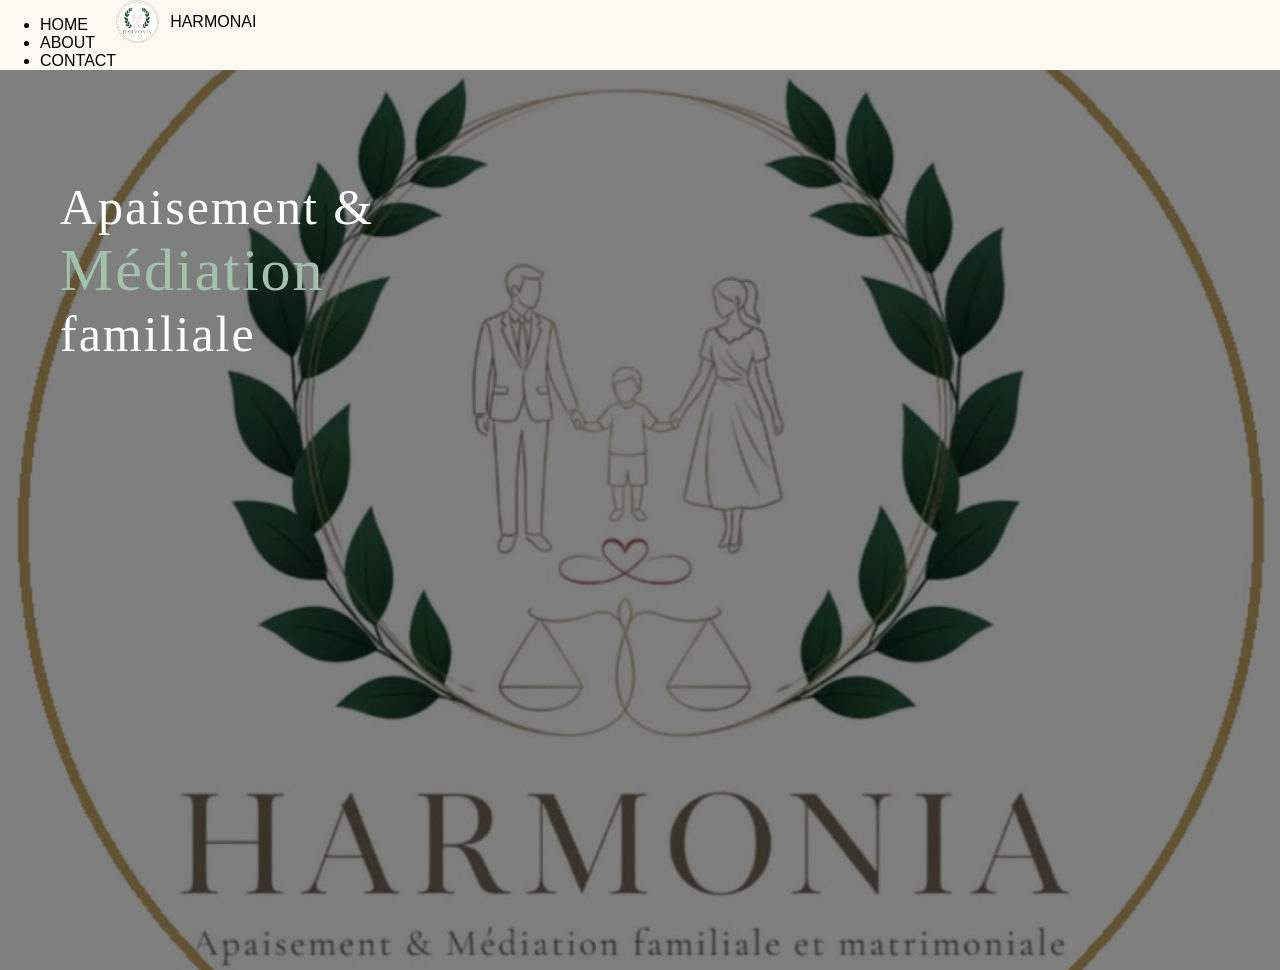
<file: About.html>
<!DOCTYPE html>
<html lang="en">
<head>
    <meta charset="UTF-8">
    <meta name="viewport" content="width=device-width, initial-scale=1.0">
     <meta name="description" content="mediation et Apaisement">
     <link rel="stylesheet" href="style.css">
    <link rel="icon" type="image/jpeg" href="./images/1.jpg">
    <title>HARMONIA |mediation et Apaisement | a propose</title>
</head>
<body>
    <div class="header">
        <!--header-->
         <div class="brand">
        <div class="brand-mark"><img src="./images/1.jpg" alt="Harmonia logo" /></div>
        <span>HARMONAI</span>
      </div>
       <div class="navbar">
                  <ul>
                    <li><a href="accueille.html" data-en="HOME" data-fr="ACCUEIL">HOME</a></li>
                    <li><a href="a propose.html" data-en="ABOUT" data-fr="À PROPOS">ABOUT</a></li>
                    <li><a href="contact.html" data-en="CONTACT" data-fr="CONTACT">CONTACT</a></li>
                </ul>
                
        <a href="#" class="btn">Réserver</a>
      </navbar>
     </div>
     
      <div class="main">

        <div class="contianer">
            <div class="content">
              <h1 data-en-html="Apaisement & <br>&lt;span&gt;Médiation&lt;/span&gt; <br>familiale" data-fr-html="Apaisement & <br>&lt;span&gt;Médiation&lt;/span&gt; <br>familiale">
                Apaisement & <br><span>Médiation</span> <br>familiale
              </h1>
            </div>
        </div>          
</body>
</html>
</file>
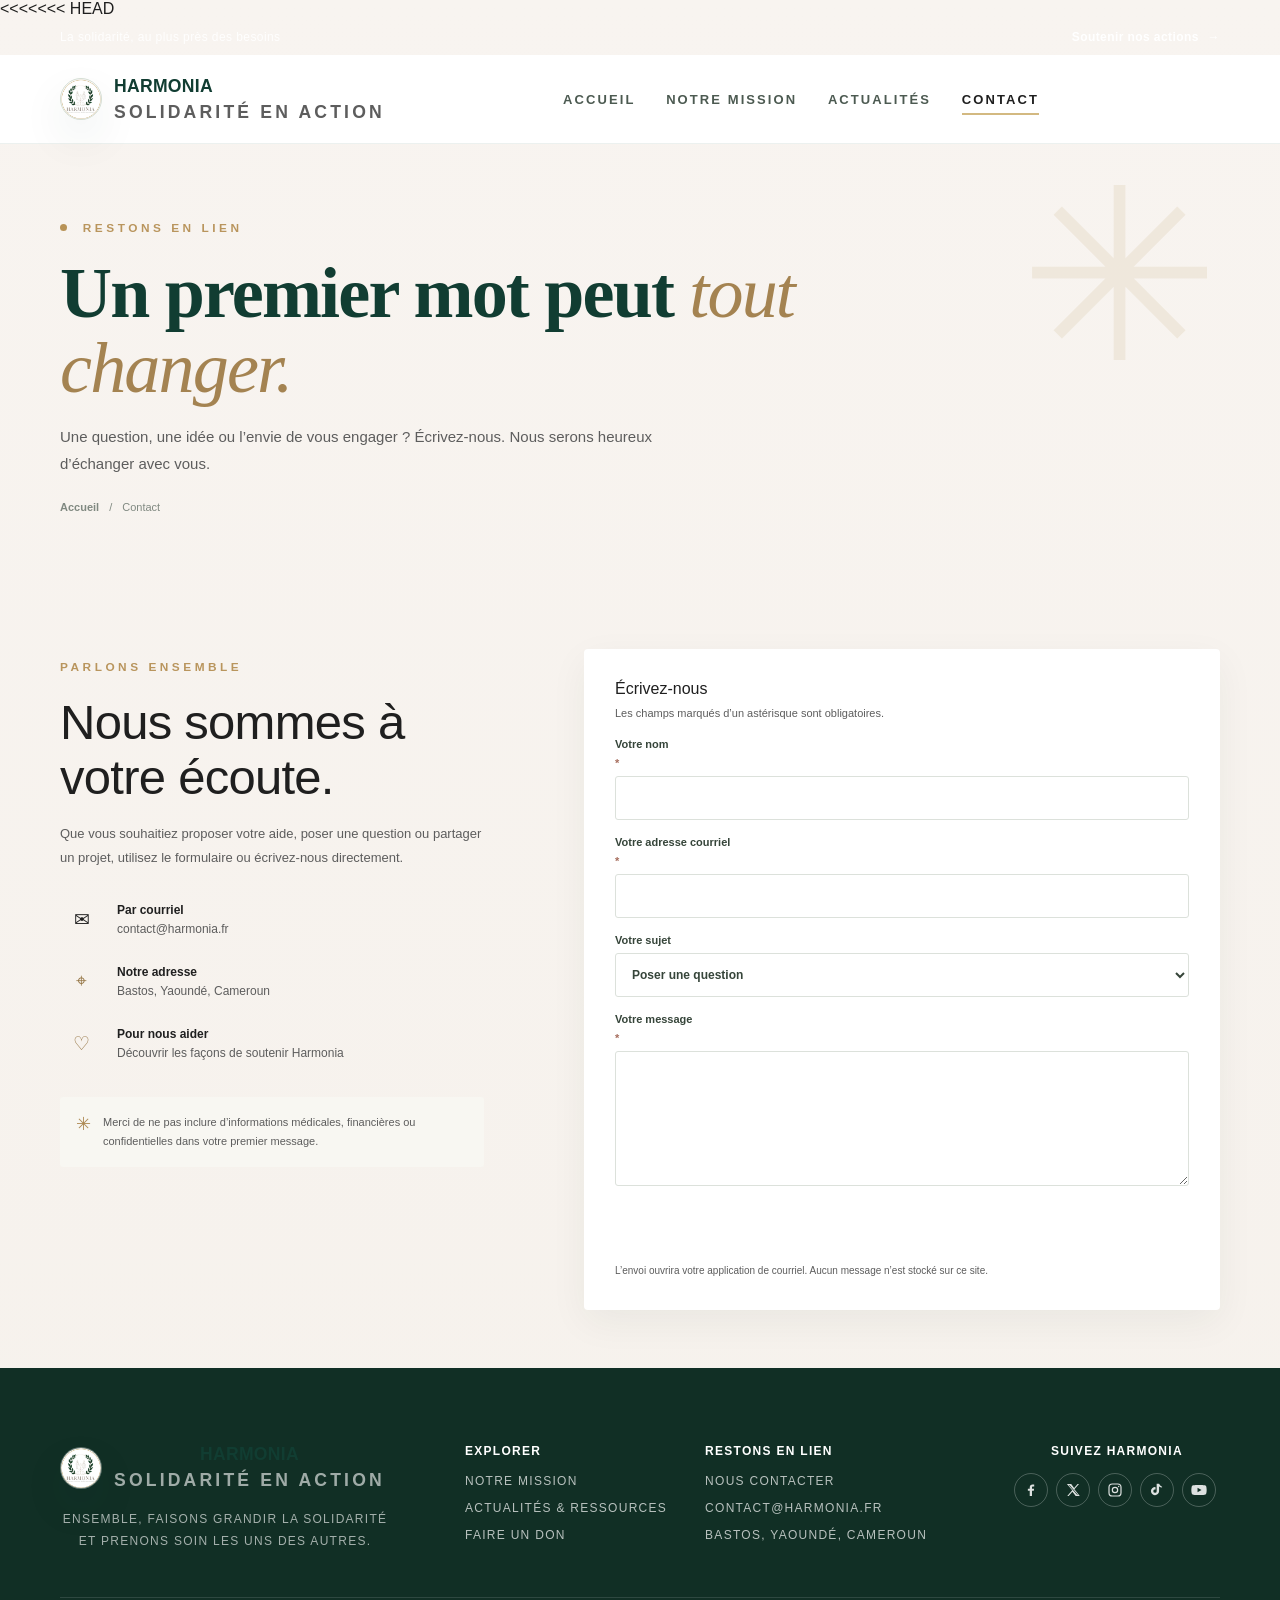
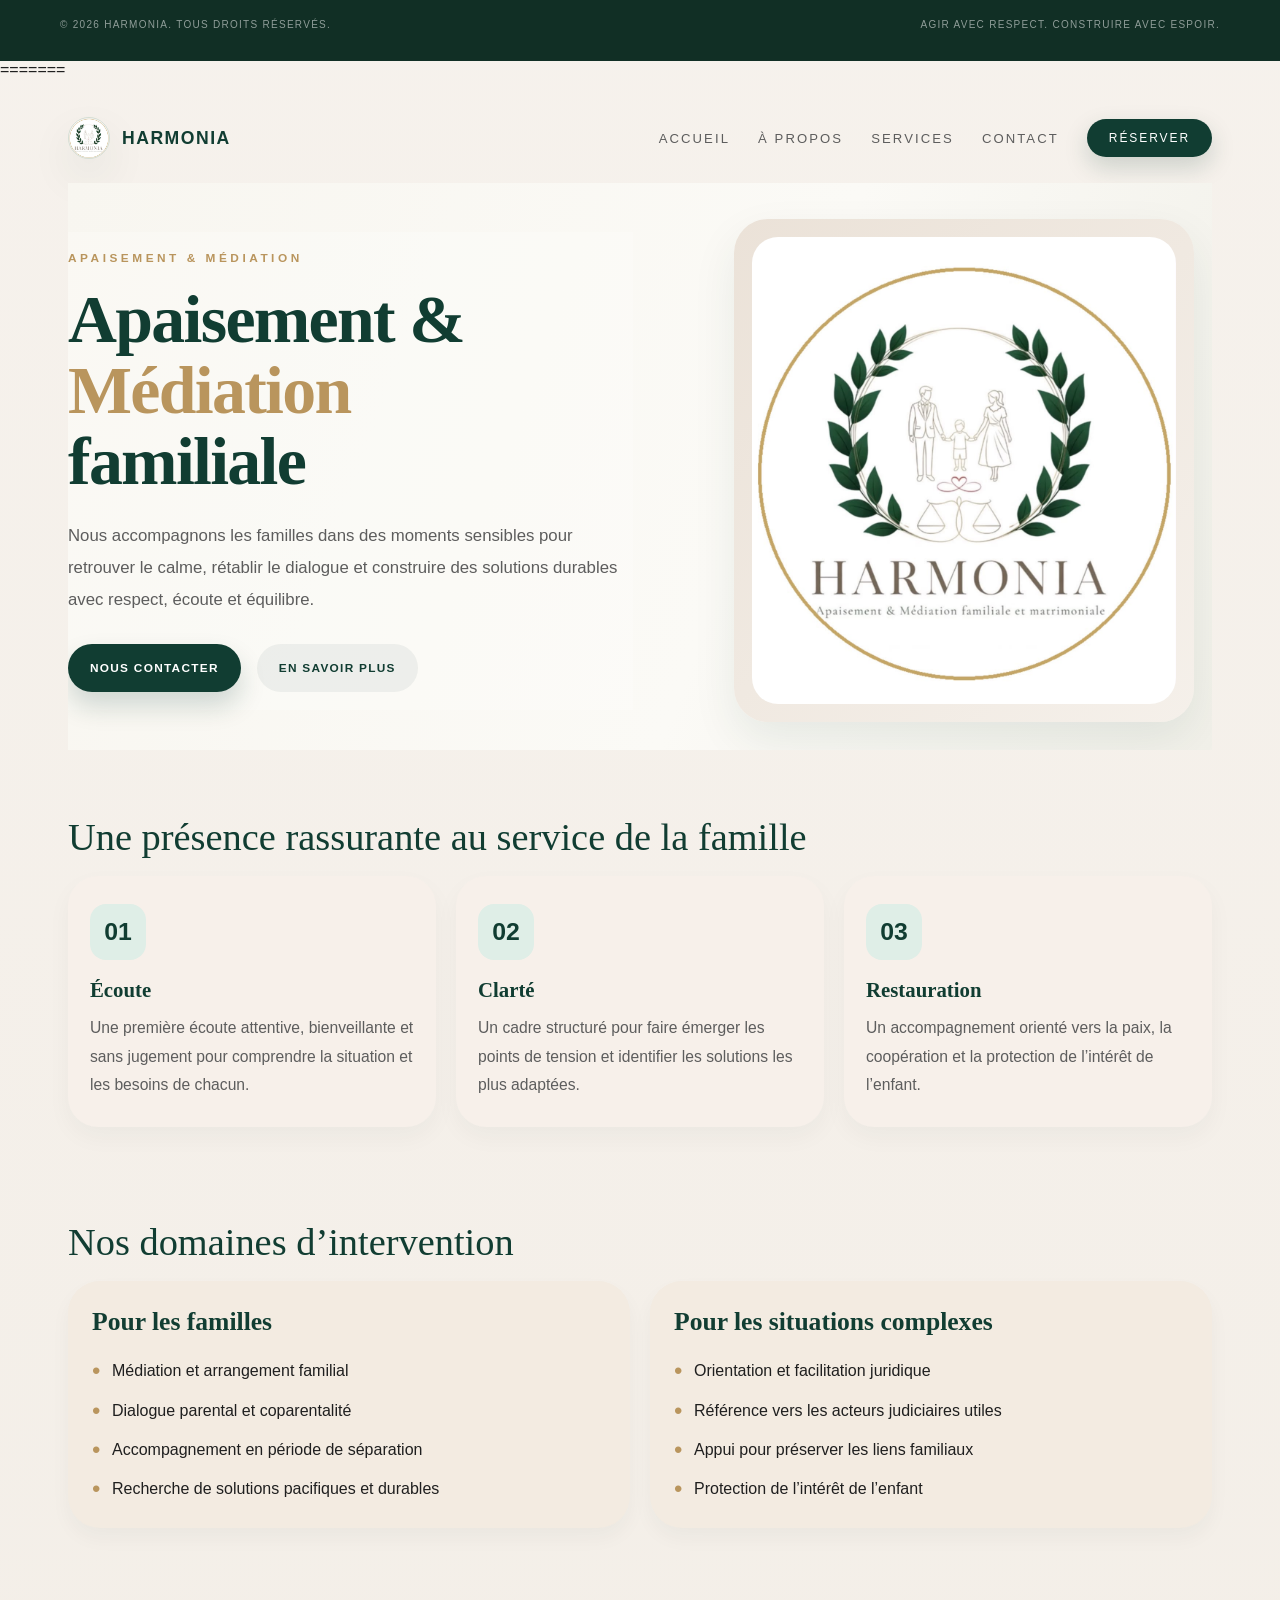
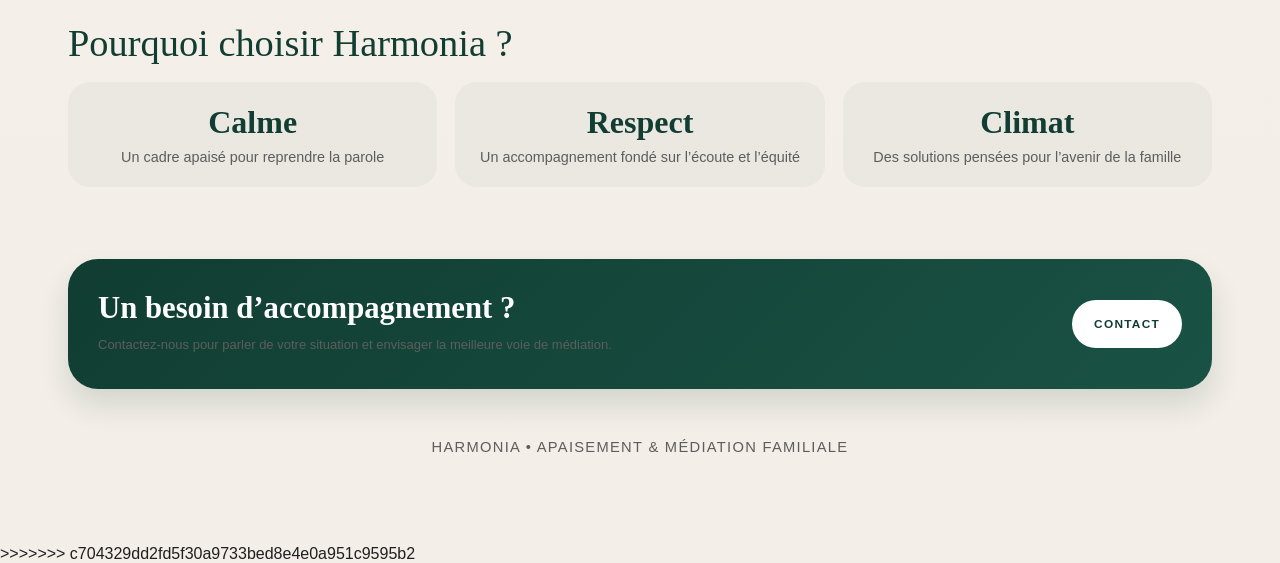
<file: contact.html>
<<<<<<< HEAD
<!doctype html>
<html lang="fr">
<head>
  <meta charset="utf-8">
  <meta name="viewport" content="width=device-width, initial-scale=1">
  <meta name="description" content="Contactez Harmonia pour poser une question, proposer votre aide ou échanger autour d’une initiative solidaire.">
  <meta name="theme-color" content="#174d3b">
  <title>Contact — Harmonia</title>
  <link rel="icon" type="image/svg+xml" href="favicon.svg">
  <link rel="alternate icon" type="image/jpeg" href="1.jpg">
  <link rel="stylesheet" href="style.css">
  <script src="script.js" defer></script>
</head>
<body>
  <a class="skip-link" href="#contenu">Aller au contenu</a>
  <div class="topline"><div class="container topline-inner"><span>La solidarité, au plus près des besoins</span><a href="don.html">Soutenir nos actions <span aria-hidden="true">→</span></a></div></div>
  <header class="site-header"><div class="container header-inner">
    <a class="brand" href="index.html" aria-label="Harmonia, accueil"><span class="brand-mark" aria-hidden="true"><img src="1.jpg" alt=""></span><span class="brand-name">harmonia<span>Solidarité en action</span></span></a>
    <button class="menu-toggle" type="button" aria-expanded="false" aria-controls="navigation">Menu</button>
    <nav class="site-nav" id="navigation" aria-label="Navigation principale"><a href="index.html">Accueil</a><a href="a%20propose.html">Notre mission</a><a href="web.html">Actualités</a><a href="contact.html" aria-current="page">Contact</a><a class="button button-small" href="don.html">Faire un don <span aria-hidden="true">→</span></a></nav>
  </div></header>
  <main id="contenu">
    <section class="page-hero"><div class="container page-hero-inner"><p class="eyebrow"><span class="eyebrow-dot"></span> Restons en lien</p><h1>Un premier mot peut <em>tout changer.</em></h1><p>Une question, une idée ou l’envie de vous engager ? Écrivez-nous. Nous serons heureux d’échanger avec vous.</p><div class="breadcrumbs"><a href="index.html">Accueil</a><span aria-hidden="true">/</span><span>Contact</span></div></div><div class="page-hero-shape" aria-hidden="true">✳</div></section>
    <section class="section container contact-layout">
      <div class="contact-info"><p class="eyebrow">Parlons ensemble</p><h2>Nous sommes à votre écoute.</h2><p>Que vous souhaitiez proposer votre aide, poser une question ou partager un projet, utilisez le formulaire ou écrivez-nous directement.</p>
        <div class="contact-detail"><span class="detail-icon" aria-hidden="true">✉</span><div><strong>Par courriel</strong><a href="mailto:contact@harmonia.fr">contact@harmonia.fr</a></div></div>
        <div class="contact-detail"><span class="detail-icon detail-icon-sand" aria-hidden="true">⌖</span><div><strong>Notre adresse</strong><a href="https://maps.google.com/?q=Bastos%2C+Yaounde%2C+Cameroon" target="_blank" rel="noopener noreferrer">Bastos, Yaoundé, Cameroun</a></div></div>
        <div class="contact-detail"><span class="detail-icon detail-icon-sand" aria-hidden="true">♡</span><div><strong>Pour nous aider</strong><a href="don.html">Découvrir les façons de soutenir Harmonia</a></div></div>
        <div class="privacy-note"><span aria-hidden="true">✳</span><p>Merci de ne pas inclure d’informations médicales, financières ou confidentielles dans votre premier message.</p></div>
      </div>
      <form class="contact-form" id="contact-form" action="mailto:contact@harmonia.fr" method="post" enctype="text/plain">
        <h2>Écrivez-nous</h2>
        <p>Les champs marqués d’un astérisque sont obligatoires.</p>
        <label for="name">Votre nom <span aria-hidden="true">*</span><input id="name" name="Nom" autocomplete="name" required maxlength="100"></label>
        <label for="email">Votre adresse courriel <span aria-hidden="true">*</span><input id="email" name="Courriel" type="email" autocomplete="email" required maxlength="254"></label>
        <label for="topic">Votre sujet
          <select id="topic" name="Sujet">
            <option>Poser une question</option><option>Devenir bénévole</option><option>Proposer un partenariat</option><option>Soutenir nos actions</option><option>Autre</option>
          </select>
        </label>
        <label for="message">Votre message <span aria-hidden="true">*</span><textarea id="message" name="Message" rows="6" required maxlength="3000"></textarea></label>
        <button class="button" type="submit">Préparer mon courriel <span aria-hidden="true">→</span></button>
        <p class="form-note" id="form-status" role="status" aria-live="polite">L’envoi ouvrira votre application de courriel. Aucun message n’est stocké sur ce site.</p>
      </form>
    </section>
  </main>
  <footer class="site-footer"><div class="container footer-main"><div class="footer-brand"><a class="brand brand-light" href="index.html"><span class="brand-mark" aria-hidden="true"><img src="1.jpg" alt=""></span><span class="brand-name">harmonia<span>Solidarité en action</span></span></a><p>Ensemble, faisons grandir la solidarité et prenons soin les uns des autres.</p></div><div class="footer-links"><strong>Explorer</strong><a href="a%20propose.html">Notre mission</a><a href="web.html">Actualités & ressources</a><a href="don.html">Faire un don</a></div><div class="footer-links"><strong>Restons en lien</strong><a href="contact.html">Nous contacter</a><a href="mailto:contact@harmonia.fr">contact@harmonia.fr</a><a href="https://maps.google.com/?q=Bastos%2C+Yaounde%2C+Cameroon" target="_blank" rel="noopener noreferrer">Bastos, Yaoundé, Cameroun</a></div><div class="footer-social"><strong>Suivez Harmonia</strong><div class="social-links" aria-label="Réseaux sociaux">
    <a href="https://www.facebook.com/harmonai" target="_blank" rel="noopener noreferrer" aria-label="Harmonia sur Facebook"><svg viewBox="0 0 24 24" aria-hidden="true"><path d="M13.5 21v-8h2.7l.4-3h-3.1V8.1c0-.9.3-1.5 1.6-1.5h1.7V3.9c-.3 0-1.3-.1-2.5-.1-2.5 0-4.2 1.5-4.2 4.3V10H7.3v3h2.8v8h3.4Z"/></svg></a>
    <a href="https://x.com/harmnia" target="_blank" rel="noopener noreferrer" aria-label="Harmonia sur X"><svg viewBox="0 0 24 24" aria-hidden="true"><path d="M18.9 3H21l-6.9 7.9L22.2 21H16l-4.9-6.4L5.5 21H3.4l7.4-8.5L2.9 3h6.4l4.4 5.9L18.9 3Zm-.7 16h1.2L7 4.9H5.7L18.2 19Z"/></svg></a>
    <a href="https://www.instagram.com/harmonai" target="_blank" rel="noopener noreferrer" aria-label="Harmonia sur Instagram"><svg viewBox="0 0 24 24" aria-hidden="true"><rect x="3" y="3" width="18" height="18" rx="5"/><circle cx="12" cy="12" r="4"/><circle class="social-dot" cx="17.5" cy="6.8" r="1"/></svg></a>
    <a href="https://www.tiktok.com/@harmonai" target="_blank" rel="noopener noreferrer" aria-label="Harmonia sur TikTok"><svg viewBox="0 0 24 24" aria-hidden="true"><path d="M19.6 8.3a7.2 7.2 0 0 1-4.5-1.6v7.1a6.1 6.1 0 1 1-5.3-6.1v3.7a2.5 2.5 0 1 0 1.7 2.4V2.8h3.6a7.2 7.2 0 0 0 4.5 4.2v1.3Z"/></svg></a>
    <a href="https://www.youtube.com/@harmonai" target="_blank" rel="noopener noreferrer" aria-label="Harmonia sur YouTube"><svg viewBox="0 0 24 24" aria-hidden="true"><path d="M23 7.1a3 3 0 0 0-2.1-2.2C19 4.4 12 4.4 12 4.4s-7 0-8.9.5A3 3 0 0 0 1 7.1 31 31 0 0 0 .5 12a31 31 0 0 0 .5 4.9 3 3 0 0 0 2.1 2.2c1.9.5 8.9.5 8.9.5s7 0 8.9-.5a3 3 0 0 0 2.1-2.2 31 31 0 0 0 .5-4.9 31 31 0 0 0-.5-4.9ZM9.8 15.5v-7l6 3.5-6 3.5Z"/></svg></a>
  </div></div></div><div class="container footer-bottom"><span>© <span data-year>2026</span> Harmonia. Tous droits réservés.</span><span>Agir avec respect. Construire avec espoir.</span></div></footer>
=======
<!DOCTYPE html>
<html lang="fr">
<head>
  <meta charset="UTF-8" />
  <meta name="viewport" content="width=device-width, initial-scale=1.0" />
  <title>Harmonia</title>
  <style>
    :root {
      --bg: #f7f3ee;
      --panel: #f2e9df;
      --panel-strong: #e9dcc8;
      --primary: #113d32;
      --primary-soft: #dfeee7;
      --text: #1f1f1f;
      --muted: #5d5d5d;
      --gold: #b9955d;
      --white: #ffffff;
      --shadow: 0 18px 45px rgba(17, 61, 50, 0.08);
    }

    * {
      box-sizing: border-box;
      margin: 0;
      padding: 0;
    }

    html {
      scroll-behavior: smooth;
    }

    body {
      font-family: Arial, sans-serif;
      background: linear-gradient(to bottom, #f8f4f0 0%, #f3eee7 100%);
      color: var(--text);
    }

    a {
      text-decoration: none;
      color: inherit;
    }

    .page {
      max-width: 1200px;
      margin: 0 auto;
      padding: 24px 28px 80px;
    }

    .topbar {
      display: flex;
      align-items: center;
      justify-content: space-between;
      gap: 16px;
      padding: 14px 0 24px;
    }

    .brand {
      display: flex;
      align-items: center;
      gap: 12px;
      font-weight: 700;
      letter-spacing: 1.5px;
      color: var(--primary);
      text-transform: uppercase;
      font-size: 1.1rem;
    }

    .brand-mark {
      width: 42px;
      height: 42px;
      border-radius: 50%;
      overflow: hidden;
      box-shadow: var(--shadow);
      background: #d9d9d9;
    }

    .brand-mark img {
      width: 100%;
      height: 100%;
      object-fit: cover;
      display: block;
    }

    nav {
      display: flex;
      align-items: center;
      gap: 28px;
      flex-wrap: wrap;
    }

    nav a {
      color: var(--muted);
      font-size: 0.82rem;
      letter-spacing: 0.13rem;
      text-transform: uppercase;
      transition: color 0.2s ease;
    }

    nav a:hover {
      color: var(--primary);
    }

    .nav-btn {
      background: var(--primary);
      color: var(--white);
      padding: 12px 22px;
      border-radius: 999px;
      font-size: 0.75rem;
      letter-spacing: 0.12rem;
      text-transform: uppercase;
      box-shadow: 0 10px 25px rgba(17, 61, 50, 0.18);
    }

    .hero {
      display: grid;
      grid-template-columns: 1.1fr 0.9fr;
      gap: 40px;
      align-items: center;
      padding: 36px 0 28px;
    }

    .hero-copy {
      background: rgba(255,255,255,0.2);
      padding: 18px 10px 18px 0;
    }

    .eyebrow {
      color: var(--gold);
      text-transform: uppercase;
      letter-spacing: 0.22rem;
      font-size: 0.74rem;
      margin-bottom: 18px;
      font-weight: 700;
    }

    h1 {
      font-family: Georgia, 'Times New Roman', serif;
      font-size: clamp(2.8rem, 5vw, 5rem);
      line-height: 0.95;
      color: var(--primary);
      margin-bottom: 18px;
      font-weight: 700;
    }

    h1 span {
      color: var(--gold);
    }

    .lead {
      max-width: 560px;
      font-size: 1.05rem;
      line-height: 1.9;
      color: var(--muted);
      margin-bottom: 28px;
    }

    .cta-row {
      display: flex;
      align-items: center;
      gap: 16px;
      flex-wrap: wrap;
    }

    .primary-btn,
    .secondary-btn {
      display: inline-flex;
      align-items: center;
      justify-content: center;
      min-height: 48px;
      padding: 0 22px;
      border-radius: 999px;
      font-weight: 600;
      letter-spacing: 0.08rem;
      text-transform: uppercase;
      font-size: 0.74rem;
      transition: transform 0.2s ease, opacity 0.2s ease;
    }

    .primary-btn {
      background: var(--primary);
      color: var(--white);
      box-shadow: 0 14px 26px rgba(17, 61, 50, 0.18);
    }

    .secondary-btn {
      background: rgba(17, 61, 50, 0.06);
      color: var(--primary);
    }

    .primary-btn:hover,
    .secondary-btn:hover {
      transform: translateY(-1px);
    }

    .visual {
      display: flex;
      justify-content: center;
    }

    .image-card {
      width: min(100%, 460px);
      background: linear-gradient(135deg, #ebe2d8 0%, #f5f0ea 100%);
      padding: 18px;
      border-radius: 34px;
      box-shadow: var(--shadow);
    }

    .image-card img {
      width: 100%;
      display: block;
      border-radius: 26px;
      object-fit: cover;
      min-height: 460px;
    }

    .section {
      margin-top: 38px;
      padding: 28px 0;
    }

    .section-title {
      color: var(--primary);
      font-family: Georgia, 'Times New Roman', serif;
      font-size: clamp(2rem, 3vw, 3rem);
      margin-bottom: 18px;
      line-height: 1.1;
    }

    .cards {
      display: grid;
      grid-template-columns: repeat(3, minmax(0, 1fr));
      gap: 20px;
    }

    .card {
      background: #f7f0ea;
      border-radius: 30px;
      padding: 28px 22px;
      box-shadow: 0 10px 24px rgba(17, 61, 50, 0.04);
    }

    .card-icon {
      width: 56px;
      height: 56px;
      display: grid;
      place-items: center;
      border-radius: 16px;
      background: var(--primary-soft);
      color: var(--primary);
      font-size: 1.55rem;
      margin-bottom: 18px;
      font-weight: 700;
    }

    .card h3 {
      font-size: 1.3rem;
      color: var(--primary);
      margin-bottom: 12px;
      font-family: Georgia, 'Times New Roman', serif;
    }

    .card p {
      color: var(--muted);
      line-height: 1.8;
      font-size: 0.98rem;
    }

    .split {
      display: grid;
      grid-template-columns: 1fr 1fr;
      gap: 20px;
      align-items: stretch;
    }

    .panel {
      background: #f3ebe1;
      border-radius: 32px;
      padding: 26px 24px;
      box-shadow: 0 10px 20px rgba(17, 61, 50, 0.04);
    }

    .panel h3 {
      font-size: 1.6rem;
      font-family: Georgia, 'Times New Roman', serif;
      color: var(--primary);
      margin-bottom: 14px;
    }

    .panel ul {
      list-style: none;
      display: grid;
      gap: 12px;
      margin-top: 20px;
    }

    .panel li {
      position: relative;
      padding-left: 20px;
      color: var(--text);
      line-height: 1.7;
      font-size: 1rem;
    }

    .panel li::before {
      content: "•";
      position: absolute;
      left: 0;
      color: var(--gold);
      font-size: 1.5rem;
      line-height: 1;
      top: 2px;
    }

    .stats {
      display: grid;
      grid-template-columns: repeat(3, minmax(0, 1fr));
      gap: 18px;
      margin-top: 18px;
    }

    .stat {
      background: rgba(17, 61, 50, 0.04);
      border-radius: 22px;
      padding: 22px 18px;
      text-align: center;
    }

    .stat strong {
      display: block;
      font-size: 2rem;
      color: var(--primary);
      font-family: Georgia, 'Times New Roman', serif;
      margin-bottom: 8px;
    }

    .stat span {
      color: var(--muted);
      font-size: 0.9rem;
    }

    .cta-banner {
      margin-top: 44px;
      background: linear-gradient(135deg, var(--primary) 0%, #195244 100%);
      color: var(--white);
      border-radius: 30px;
      padding: 32px 30px;
      display: flex;
      justify-content: space-between;
      align-items: center;
      gap: 20px;
      box-shadow: 0 16px 30px rgba(17, 61, 50, 0.14);
    }

    .cta-banner h3 {
      font-family: Georgia, 'Times New Roman', serif;
      font-size: clamp(1.8rem, 2.4vw, 2.5rem);
      margin-bottom: 8px;
    }

    .cta-banner p {
      color: rgba(255,255,255,0.8);
      line-height: 1.6;
    }

    footer {
      margin-top: 30px;
      padding: 20px 0 10px;
      color: var(--muted);
      text-align: center;
      font-size: 0.92rem;
      letter-spacing: 0.08rem;
      text-transform: uppercase;
    }

    @media (max-width: 900px) {
      .hero,
      .split,
      .cards {
        grid-template-columns: 1fr;
      }

      .topbar {
        flex-direction: column;
        align-items: flex-start;
      }

      .cta-banner {
        flex-direction: column;
        align-items: flex-start;
      }
    }

    @media (max-width: 560px) {
      .page {
        padding-left: 18px;
        padding-right: 18px;
      }

      nav {
        gap: 12px 18px;
      }

      .stats {
        grid-template-columns: 1fr;
      }

      .image-card img {
        min-height: 340px;
      }
    }
  </style>
</head>
<body>
  <div class="page">
    <header class="topbar">
      <div class="brand">
        <div class="brand-mark"><img src="1.jpg" alt="Harmonia logo" /></div>
        <span>HARMONIA</span>
      </div>

      <nav>
        <a href="#">Accueil</a>
        <a href="#about">À propos</a>
        <a href="#services">Services</a>
        <a href="#contact">Contact</a>
        <a href="#" class="nav-btn">Réserver</a>
      </nav>
    </header>

    <main>
      <section class="hero">
        <div class="hero-copy">
          <div class="eyebrow">Apaisement & médiation</div>
          <h1>Apaisement & <span>Médiation</span><br />familiale</h1>
          <p class="lead">
            Nous accompagnons les familles dans des moments sensibles pour retrouver le calme,
            rétablir le dialogue et construire des solutions durables avec respect, écoute et équilibre.
          </p>

          <div class="cta-row">
            <a href="#contact" class="primary-btn">Nous contacter</a>
            <a href="#about" class="secondary-btn">En savoir plus</a>
          </div>
        </div>

        <div class="visual">
          <div class="image-card">
            <img src="1.jpg" alt="Harmonia family support" />
          </div>
        </div>
      </section>

      <section id="about" class="section">
        <h2 class="section-title">Une présence rassurante au service de la famille</h2>
        <div class="cards">
          <article class="card">
            <div class="card-icon">01</div>
            <h3>Écoute</h3>
            <p>Une première écoute attentive, bienveillante et sans jugement pour comprendre la situation et les besoins de chacun.</p>
          </article>

          <article class="card">
            <div class="card-icon">02</div>
            <h3>Clarté</h3>
            <p>Un cadre structuré pour faire émerger les points de tension et identifier les solutions les plus adaptées.</p>
          </article>

          <article class="card">
            <div class="card-icon">03</div>
            <h3>Restauration</h3>
            <p>Un accompagnement orienté vers la paix, la coopération et la protection de l’intérêt de l’enfant.</p>
          </article>
        </div>
      </section>

      <section id="services" class="section">
        <h2 class="section-title">Nos domaines d’intervention</h2>
        <div class="split">
          <div class="panel">
            <h3>Pour les familles</h3>
            <ul>
              <li>Médiation et arrangement familial</li>
              <li>Dialogue parental et coparentalité</li>
              <li>Accompagnement en période de séparation</li>
              <li>Recherche de solutions pacifiques et durables</li>
            </ul>
          </div>

          <div class="panel">
            <h3>Pour les situations complexes</h3>
            <ul>
              <li>Orientation et facilitation juridique</li>
              <li>Référence vers les acteurs judiciaires utiles</li>
              <li>Appui pour préserver les liens familiaux</li>
              <li>Protection de l’intérêt de l’enfant</li>
            </ul>
          </div>
        </div>
      </section>

      <section class="section">
        <h2 class="section-title">Pourquoi choisir Harmonia ?</h2>
        <div class="stats">
          <div class="stat">
            <strong>Calme</strong>
            <span>Un cadre apaisé pour reprendre la parole</span>
          </div>
          <div class="stat">
            <strong>Respect</strong>
            <span>Un accompagnement fondé sur l’écoute et l’équité</span>
          </div>
          <div class="stat">
            <strong>Climat</strong>
            <span>Des solutions pensées pour l’avenir de la famille</span>
          </div>
        </div>
      </section>

      <section id="contact" class="cta-banner">
        <div>
          <h3>Un besoin d’accompagnement ?</h3>
          <p>Contactez-nous pour parler de votre situation et envisager la meilleure voie de médiation.</p>
        </div>
        <a href="mailto:contact@harmonia.fr" class="primary-btn" style="background: white; color: var(--primary); box-shadow: none;">Contact</a>
      </section>
    </main>

    <footer>Harmonia • Apaisement & médiation familiale</footer>
  </div>
>>>>>>> c704329dd2fd5f30a9733bed8e4e0a951c9595b2
</body>
</html>
</file>
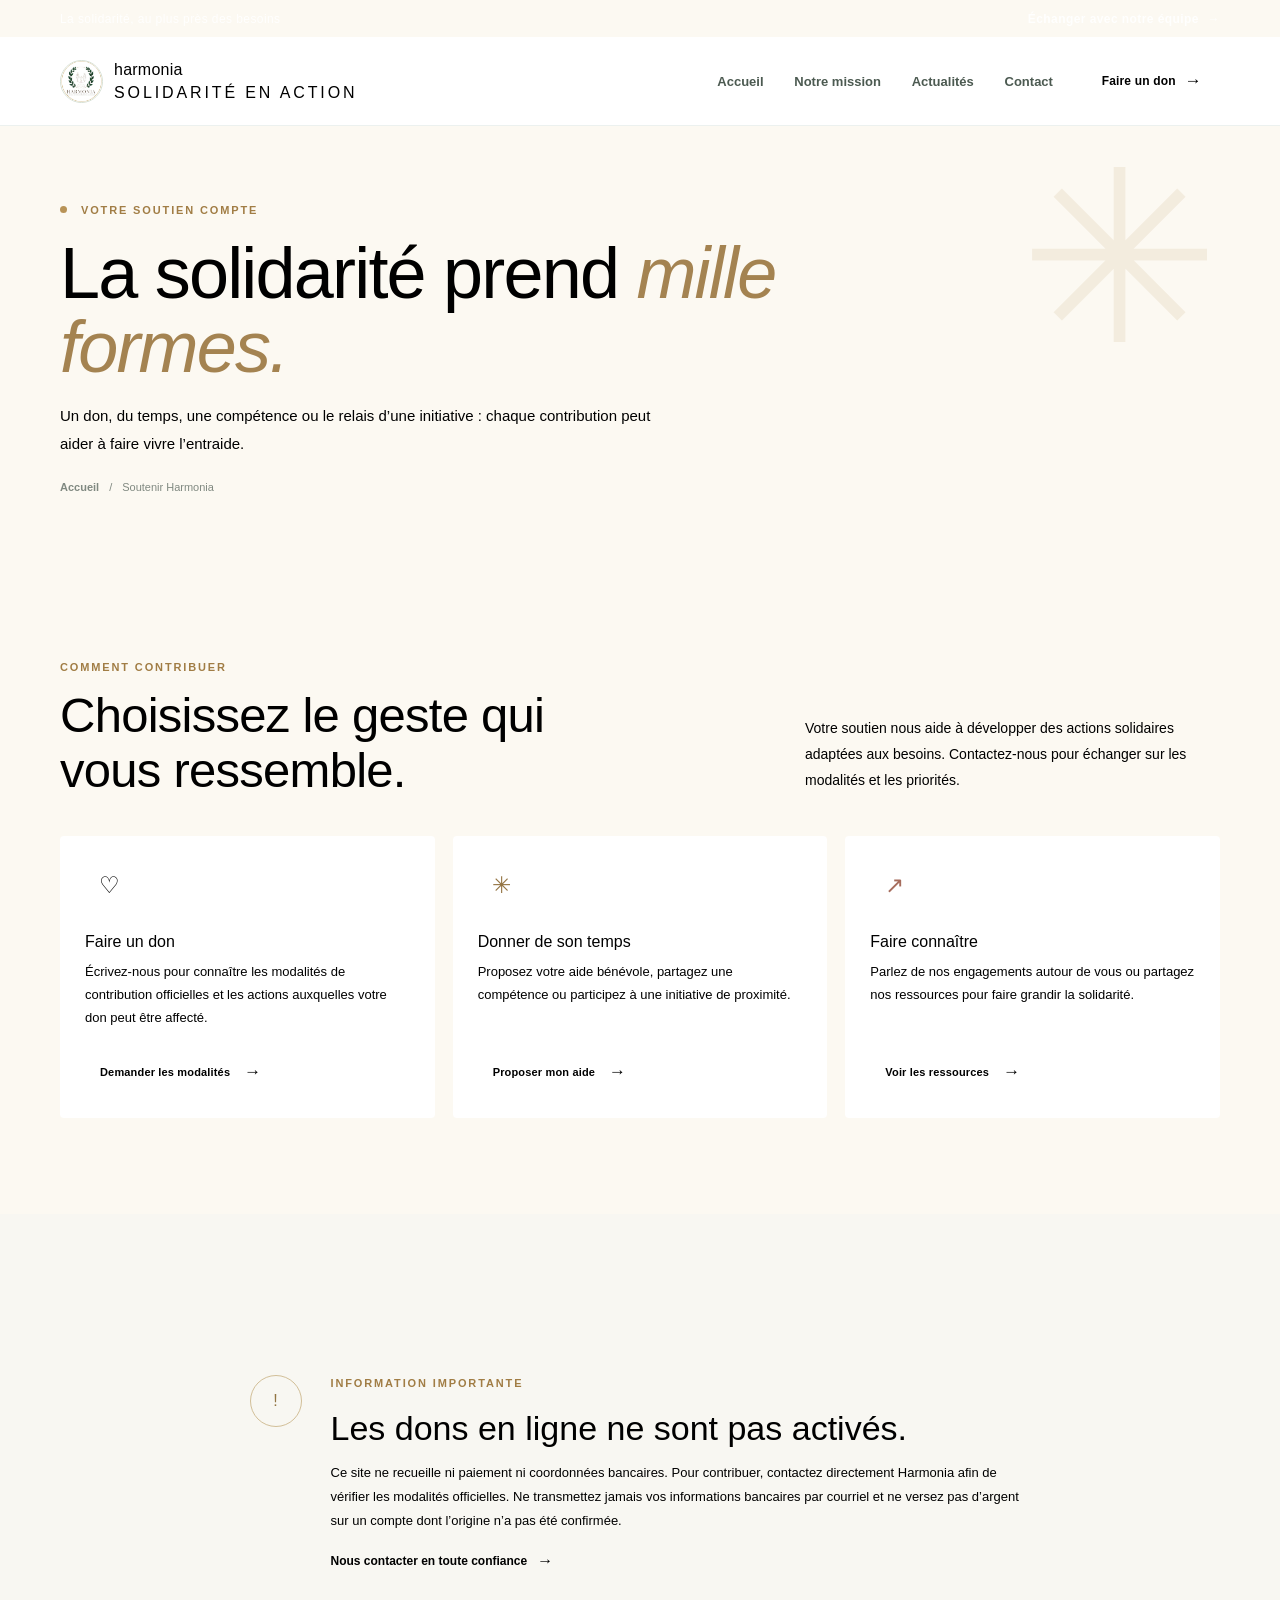
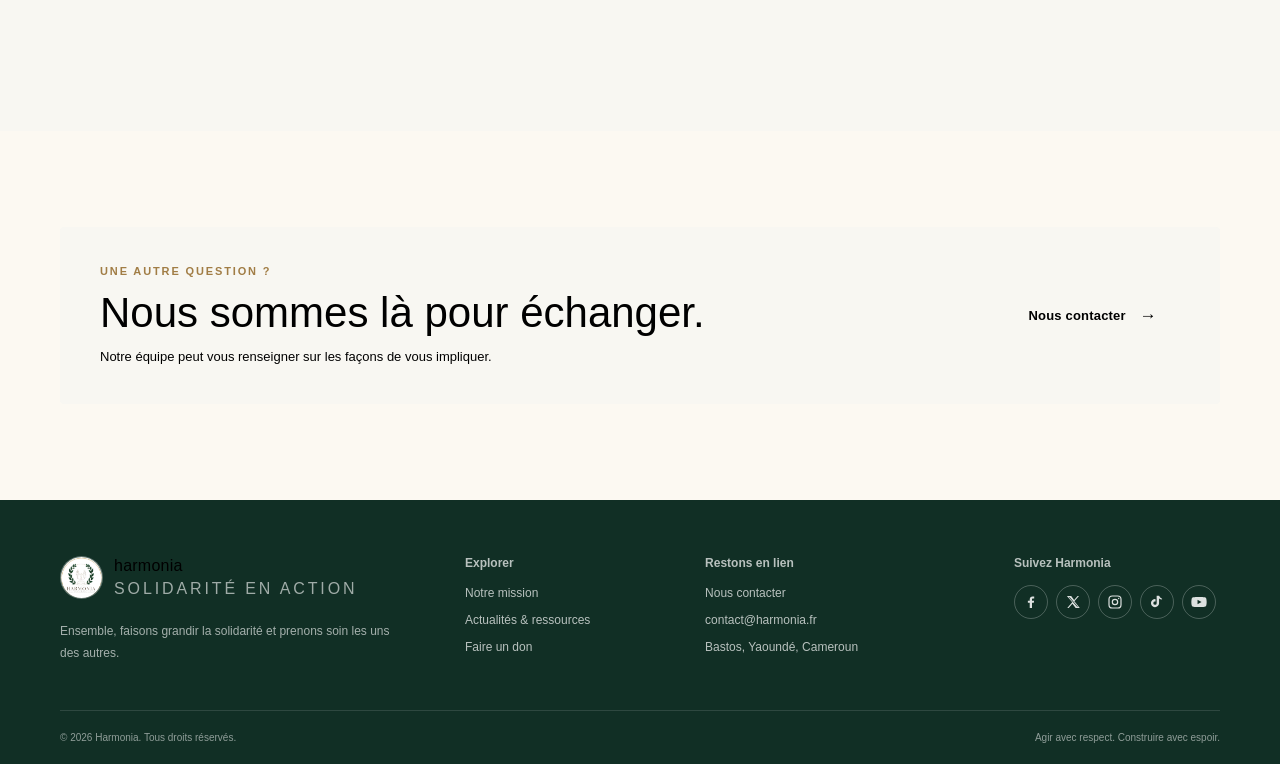
<file: don.html>
<!doctype html>
<html lang="fr">
<head>
  <meta charset="utf-8">
  <meta name="viewport" content="width=device-width, initial-scale=1">
  <meta name="description" content="Découvrez comment soutenir les actions solidaires de Harmonia, en toute confiance.">
  <meta name="theme-color" content="#174d3b">
  <title>Soutenir Harmonia — Faire un don</title>
  <link rel="icon" type="image/svg+xml" href="favicon.svg">
  <link rel="alternate icon" type="image/jpeg" href="1.jpg">
  <link rel="stylesheet" href="style.css">
  <script src="script.js" defer></script>
</head>
<body>
  <a class="skip-link" href="#contenu">Aller au contenu</a>
  <div class="topline"><div class="container topline-inner"><span>La solidarité, au plus près des besoins</span><a href="contact.html">Échanger avec notre équipe <span aria-hidden="true">→</span></a></div></div>
  <header class="site-header"><div class="container header-inner">
    <a class="brand" href="index.html" aria-label="Harmonia, accueil"><span class="brand-mark" aria-hidden="true"><img src="1.jpg" alt=""></span><span class="brand-name">harmonia<span>Solidarité en action</span></span></a>
    <button class="menu-toggle" type="button" aria-expanded="false" aria-controls="navigation">Menu</button>
    <nav class="site-nav" id="navigation" aria-label="Navigation principale"><a href="index.html">Accueil</a><a href="a%20propose.html">Notre mission</a><a href="web.html">Actualités</a><a href="contact.html">Contact</a><a class="button button-small" href="don.html" aria-current="page">Faire un don <span aria-hidden="true">→</span></a></nav>
  </div></header>
  <main id="contenu">
    <section class="page-hero"><div class="container page-hero-inner"><p class="eyebrow"><span class="eyebrow-dot"></span> Votre soutien compte</p><h1>La solidarité prend <em>mille formes.</em></h1><p>Un don, du temps, une compétence ou le relais d’une initiative : chaque contribution peut aider à faire vivre l’entraide.</p><div class="breadcrumbs"><a href="index.html">Accueil</a><span aria-hidden="true">/</span><span>Soutenir Harmonia</span></div></div><div class="page-hero-shape" aria-hidden="true">✳</div></section>
    <section class="section container"><div class="section-heading"><div><p class="eyebrow">Comment contribuer</p><h2>Choisissez le geste qui vous ressemble.</h2></div><p>Votre soutien nous aide à développer des actions solidaires adaptées aux besoins. Contactez-nous pour échanger sur les modalités et les priorités.</p></div>
      <div class="support-grid">
        <article class="support-card"><span class="support-icon" aria-hidden="true">♡</span><h3>Faire un don</h3><p>Écrivez-nous pour connaître les modalités de contribution officielles et les actions auxquelles votre don peut être affecté.</p><a class="button button-outline" href="mailto:contact@harmonia.fr?subject=Soutenir%20Harmonia">Demander les modalités <span aria-hidden="true">→</span></a></article>
        <article class="support-card"><span class="support-icon support-icon-sand" aria-hidden="true">✳</span><h3>Donner de son temps</h3><p>Proposez votre aide bénévole, partagez une compétence ou participez à une initiative de proximité.</p><a class="button button-outline" href="contact.html?objet=benevolat">Proposer mon aide <span aria-hidden="true">→</span></a></article>
        <article class="support-card"><span class="support-icon support-icon-rose" aria-hidden="true">↗</span><h3>Faire connaître</h3><p>Parlez de nos engagements autour de vous ou partagez nos ressources pour faire grandir la solidarité.</p><a class="button button-outline" href="web.html">Voir les ressources <span aria-hidden="true">→</span></a></article>
      </div>
    </section>
    <section class="section section-tint"><div class="container donation-notice"><span class="notice-symbol" aria-hidden="true">!</span><div><p class="eyebrow">Information importante</p><h2>Les dons en ligne ne sont pas activés.</h2><p>Ce site ne recueille ni paiement ni coordonnées bancaires. Pour contribuer, contactez directement Harmonia afin de vérifier les modalités officielles. Ne transmettez jamais vos informations bancaires par courriel et ne versez pas d’argent sur un compte dont l’origine n’a pas été confirmée.</p><a class="text-link" href="contact.html">Nous contacter en toute confiance <span aria-hidden="true">→</span></a></div></div></section>
    <section class="section container"><div class="cta-banner"><div><p class="eyebrow">Une autre question ?</p><h2>Nous sommes là pour échanger.</h2><p>Notre équipe peut vous renseigner sur les façons de vous impliquer.</p></div><a class="button" href="contact.html">Nous contacter <span aria-hidden="true">→</span></a></div></section>
  </main>
  <footer class="site-footer"><div class="container footer-main"><div class="footer-brand"><a class="brand brand-light" href="index.html"><span class="brand-mark" aria-hidden="true"><img src="1.jpg" alt=""></span><span class="brand-name">harmonia<span>Solidarité en action</span></span></a><p>Ensemble, faisons grandir la solidarité et prenons soin les uns des autres.</p></div><div class="footer-links"><strong>Explorer</strong><a href="a%20propose.html">Notre mission</a><a href="web.html">Actualités & ressources</a><a href="don.html">Faire un don</a></div><div class="footer-links"><strong>Restons en lien</strong><a href="contact.html">Nous contacter</a><a href="mailto:contact@harmonia.fr">contact@harmonia.fr</a><a href="https://maps.google.com/?q=Bastos%2C+Yaounde%2C+Cameroon" target="_blank" rel="noopener noreferrer">Bastos, Yaoundé, Cameroun</a></div><div class="footer-social"><strong>Suivez Harmonia</strong><div class="social-links" aria-label="Réseaux sociaux">
    <a href="https://www.facebook.com/harmonai" target="_blank" rel="noopener noreferrer" aria-label="Harmonia sur Facebook"><svg viewBox="0 0 24 24" aria-hidden="true"><path d="M13.5 21v-8h2.7l.4-3h-3.1V8.1c0-.9.3-1.5 1.6-1.5h1.7V3.9c-.3 0-1.3-.1-2.5-.1-2.5 0-4.2 1.5-4.2 4.3V10H7.3v3h2.8v8h3.4Z"/></svg></a>
    <a href="https://x.com/harmnia" target="_blank" rel="noopener noreferrer" aria-label="Harmonia sur X"><svg viewBox="0 0 24 24" aria-hidden="true"><path d="M18.9 3H21l-6.9 7.9L22.2 21H16l-4.9-6.4L5.5 21H3.4l7.4-8.5L2.9 3h6.4l4.4 5.9L18.9 3Zm-.7 16h1.2L7 4.9H5.7L18.2 19Z"/></svg></a>
    <a href="https://www.instagram.com/harmonai" target="_blank" rel="noopener noreferrer" aria-label="Harmonia sur Instagram"><svg viewBox="0 0 24 24" aria-hidden="true"><rect x="3" y="3" width="18" height="18" rx="5"/><circle cx="12" cy="12" r="4"/><circle class="social-dot" cx="17.5" cy="6.8" r="1"/></svg></a>
    <a href="https://www.tiktok.com/@harmonai" target="_blank" rel="noopener noreferrer" aria-label="Harmonia sur TikTok"><svg viewBox="0 0 24 24" aria-hidden="true"><path d="M19.6 8.3a7.2 7.2 0 0 1-4.5-1.6v7.1a6.1 6.1 0 1 1-5.3-6.1v3.7a2.5 2.5 0 1 0 1.7 2.4V2.8h3.6a7.2 7.2 0 0 0 4.5 4.2v1.3Z"/></svg></a>
    <a href="https://www.youtube.com/@harmonai" target="_blank" rel="noopener noreferrer" aria-label="Harmonia sur YouTube"><svg viewBox="0 0 24 24" aria-hidden="true"><path d="M23 7.1a3 3 0 0 0-2.1-2.2C19 4.4 12 4.4 12 4.4s-7 0-8.9.5A3 3 0 0 0 1 7.1 31 31 0 0 0 .5 12a31 31 0 0 0 .5 4.9 3 3 0 0 0 2.1 2.2c1.9.5 8.9.5 8.9.5s7 0 8.9-.5a3 3 0 0 0 2.1-2.2 31 31 0 0 0 .5-4.9 31 31 0 0 0-.5-4.9ZM9.8 15.5v-7l6 3.5-6 3.5Z"/></svg></a>
  </div></div></div><div class="container footer-bottom"><span>© <span data-year>2026</span> Harmonia. Tous droits réservés.</span><span>Agir avec respect. Construire avec espoir.</span></div></footer>
</body>
</html>
</file>
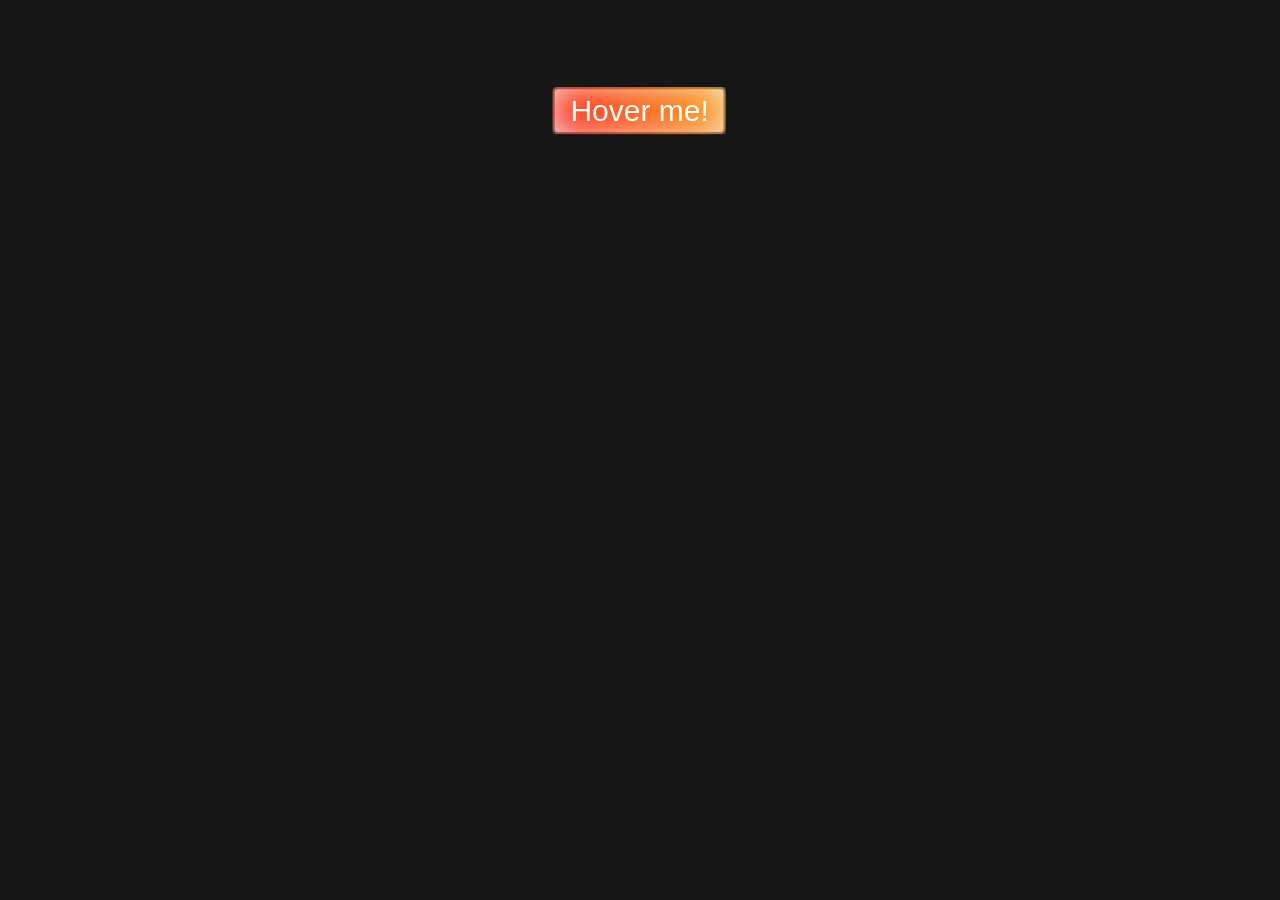
<file: hover.html>
<!DOCTYPE html>
<html lang='en'>
<head>
    <title>hover experiment</title>
    <link rel="stylesheet" href="hover.css">
</head>
<body>
    <button class="btn">Hover me!</button>
</body>

</html>
</file>
<file: style.css>
<<<<<<< HEAD
@import url('https://fonts.googleapis.com/css2?family=DM+Sans:wght@400;500;600;700&family=DM+Serif+Display:ital@0;1&display=swap');

:root {
  color-scheme: light;
  --green: #174d3b;
  --green-dark: #10392c;
  --green-soft: #e7efe8;
  --cream: #f7f5ef;
  --sand: #eee7d8;
  --rose: #f4e7e1;
  --ink: #202a24;
  --muted: #647069;
  --line: #e5e7df;
  --white: #fff;
  --serif: 'DM Serif Display', Georgia, serif;
  --sans: 'DM Sans', Arial, sans-serif;
  --shadow: 0 18px 48px rgba(27, 55, 41, .09);
}

* { box-sizing: border-box; }
html { scroll-behavior: smooth; scroll-padding-top: 100px; }
body { margin: 0; background: var(--white); color: var(--ink); font-family: var(--sans); font-size: 16px; -webkit-font-smoothing: antialiased; }
img { display: block; max-width: 100%; }
a { color: inherit; text-decoration: none; }
button, input, select, textarea { font: inherit; }
button, a { -webkit-tap-highlight-color: transparent; }
::selection { color: var(--white); background: var(--green); }
.container { width: min(1160px, calc(100% - 48px)); margin-inline: auto; }
.sr-only, .skip-link:not(:focus) { position: absolute; width: 1px; height: 1px; padding: 0; margin: -1px; overflow: hidden; clip: rect(0, 0, 0, 0); white-space: nowrap; border: 0; }
.skip-link:focus { position: fixed; z-index: 20; top: 12px; left: 12px; padding: 12px 18px; border-radius: 6px; background: var(--white); color: var(--green); box-shadow: var(--shadow); }

.topline { background: var(--green); color: rgba(255,255,255,.9); font-size: 12px; letter-spacing: .035em; }
.topline-inner { min-height: 37px; display: flex; align-items: center; justify-content: space-between; gap: 18px; }
.topline a { color: var(--white); font-weight: 700; }
.topline a span { padding-left: 5px; }
.site-header { position: sticky; z-index: 10; top: 0; background: rgba(255,255,255,.97); border-bottom: 1px solid rgba(23,77,59,.08); backdrop-filter: blur(14px); }
.header-inner { min-height: 88px; display: flex; align-items: center; justify-content: space-between; gap: 32px; }
.brand { display: inline-flex; align-items: center; gap: 11px; flex: 0 0 auto; color: var(--green); }
.brand-mark { width: 43px; height: 43px; display: block; flex: 0 0 auto; overflow: hidden; border: 1px solid #d5dfd4; border-radius: 50%; background: var(--green-soft); }
.brand-mark img { width: 100%; height: 100%; object-fit: cover; object-position: center; }
.brand-name { font: 28px/1 var(--serif); letter-spacing: .015em; }
.brand-name span { display: block; margin-top: 5px; color: var(--muted); font: 700 8px/1 var(--sans); letter-spacing: .18em; text-transform: uppercase; }
.site-nav { display: flex; align-items: center; gap: clamp(17px, 2.4vw, 34px); }
.site-nav > a:not(.button) { position: relative; padding: 12px 0; color: #4c5a51; font-size: 13px; font-weight: 600; transition: color .2s ease; }
.site-nav > a:not(.button):hover, .site-nav > a[aria-current="page"]:not(.button) { color: var(--green); }
.site-nav > a[aria-current="page"]:not(.button)::after { position: absolute; right: 0; bottom: 4px; left: 0; height: 2px; background: #d3b981; content: ''; }
.menu-toggle { display: none; }
.button { display: inline-flex; min-height: 52px; align-items: center; justify-content: center; gap: 14px; padding: 0 23px; border: 1px solid var(--green); border-radius: 4px; background: var(--green); color: var(--white); font-size: 13px; font-weight: 700; letter-spacing: .015em; transition: background .2s ease, color .2s ease, transform .2s ease; }
.button:hover { transform: translateY(-2px); background: var(--green-dark); }
.button span { font-size: 17px; }
.button-small { min-height: 43px; gap: 9px; padding: 0 18px; font-size: 12px; }
.button-outline { background: transparent; color: var(--green); }
.button-outline:hover { background: var(--green); color: var(--white); }
.button-light { border-color: var(--white); background: var(--white); color: var(--green); }
.button-light:hover { background: #f1eee5; color: var(--green-dark); }

.hero { position: relative; overflow: hidden; background: linear-gradient(110deg, #f8f6f0 0%, #fbfaf6 59%, #f1f0e9 100%); }
.hero-grid { position: relative; z-index: 1; min-height: 603px; display: grid; grid-template-columns: 1.02fr .98fr; align-items: center; gap: 56px; padding-block: 66px 73px; }
.hero-copy { max-width: 565px; padding-block: 10px; }
.eyebrow { margin: 0 0 17px; color: #a17d45; font-size: 11px; font-weight: 700; letter-spacing: .17em; line-height: 1.5; text-transform: uppercase; }
.eyebrow-dot { width: 7px; height: 7px; display: inline-block; margin: 0 9px 1px 0; border-radius: 50%; background: #b89357; }
h1, h2, h3, p { margin-top: 0; }
h1, h2 { color: var(--green); font-family: var(--serif); font-weight: 400; }
.hero h1 { max-width: 590px; margin-bottom: 22px; font-size: clamp(47px, 5.3vw, 70px); letter-spacing: -.025em; line-height: 1.045; }
h1 em, h2 em { color: #a48351; font-weight: 400; }
.hero-text { max-width: 515px; margin-bottom: 28px; color: #59665e; font-size: 15px; line-height: 1.9; }
.button-row { display: flex; flex-wrap: wrap; gap: 12px; }
.hero-note { display: flex; align-items: center; gap: 9px; margin: 29px 0 0; color: #6b756e; font-size: 12px; }
.note-icon { color: #b28b50; font-size: 15px; }
.hero-visual { position: relative; width: 100%; max-width: 506px; justify-self: end; padding: 0 25px 27px 0; }
.hero-image { width: 100%; height: 440px; border-radius: 46% 46% 8px 8px; object-fit: cover; object-position: center; box-shadow: 0 24px 55px rgba(31,52,39,.15); }
.hero-visual::before { position: absolute; z-index: -1; top: -21px; right: 2px; width: 84%; height: 84%; border: 1px solid #c9b786; border-radius: 46% 46% 8px 8px; content: ''; }
.image-caption { position: absolute; right: 0; bottom: 2px; display: flex; align-items: center; gap: 13px; min-width: 208px; padding: 16px 21px; border-radius: 4px; background: var(--white); box-shadow: var(--shadow); }
.caption-icon { display: grid; width: 38px; height: 38px; place-items: center; border-radius: 50%; background: var(--green-soft); color: var(--green); font-size: 19px; }
.image-caption strong, .image-caption small { display: block; }
.image-caption strong { color: var(--green); font-size: 13px; }
.image-caption small { margin-top: 4px; color: var(--muted); font-size: 10px; }
.image-stamp { position: absolute; top: 22px; right: 54px; width: 46px; height: 46px; display: grid; place-items: center; border: 1px solid rgba(255,255,255,.7); border-radius: 50%; background: rgba(255,255,255,.85); color: var(--green); font: 24px var(--serif); }
.hero-decoration { position: absolute; right: -52px; bottom: -96px; width: 230px; height: 230px; border: 1px solid rgba(174,151,96,.18); border-radius: 50%; }
.hero-decoration::after { position: absolute; inset: 20px; border: 1px solid rgba(174,151,96,.18); border-radius: 50%; content: ''; }
.intro-strip { background: var(--green); color: rgba(255,255,255,.9); }
.intro-strip-inner { min-height: 69px; display: flex; align-items: center; justify-content: space-between; gap: 18px; font-size: 12px; font-weight: 600; letter-spacing: .045em; }
.strip-divider { width: 5px; height: 5px; flex: 0 0 auto; border-radius: 50%; background: #c9ae76; }

.section { padding-block: 96px; }
.section-heading { display: flex; align-items: end; justify-content: space-between; gap: 44px; margin-bottom: 38px; }
.section-heading > div { max-width: 580px; }
.section-heading .eyebrow { margin-bottom: 13px; }
.section-heading h2, .story-copy h2, .contact-info h2 { margin-bottom: 0; font-size: clamp(34px, 4vw, 49px); letter-spacing: -.015em; line-height: 1.12; }
.section-heading > p { max-width: 415px; margin: 0 0 4px; color: var(--muted); font-size: 14px; line-height: 1.85; }
.card-grid { display: grid; grid-template-columns: repeat(3, minmax(0, 1fr)); gap: 19px; }
.action-card { min-height: 311px; padding: 25px 25px 27px; border: 1px solid var(--line); border-radius: 5px; background: #fff; transition: transform .2s ease, box-shadow .2s ease; }
.action-card:hover { transform: translateY(-4px); box-shadow: var(--shadow); }
.card-number { color: #8a938c; font-size: 10px; font-weight: 700; letter-spacing: .1em; text-transform: uppercase; }
.card-number span { padding-inline: 5px; color: #c9ae76; }
.action-icon { width: 53px; height: 53px; display: grid; place-items: center; margin: 26px 0 16px; border-radius: 50%; background: var(--green-soft); }
.action-icon svg { width: 28px; fill: none; stroke: var(--green); stroke-linecap: round; stroke-linejoin: round; stroke-width: 1.8; }
.icon-sand { background: var(--sand); }
.icon-sand svg { stroke: #947443; }
.icon-rose { background: var(--rose); }
.icon-rose svg { stroke: #a66d5d; }
.action-card h3, .priority-card h3, .support-card h3 { margin-bottom: 10px; color: var(--green); font: 25px/1.2 var(--serif); }
.action-card p, .priority-card p, .support-card p { margin-bottom: 21px; color: var(--muted); font-size: 13px; line-height: 1.75; }
.text-link { display: inline-flex; align-items: center; gap: 10px; color: var(--green); font-size: 12px; font-weight: 700; }
.text-link span { font-size: 16px; transition: transform .2s ease; }
.text-link:hover span { transform: translateX(4px); }

.story-section { padding-block: 76px 86px; background: #f8f7f2; }
.story-grid { display: grid; grid-template-columns: 1fr 1fr; align-items: center; gap: clamp(48px, 8vw, 100px); }
.story-image-wrap { position: relative; padding: 0 26px 24px 0; }
.story-image-wrap::after { position: absolute; z-index: 0; right: 0; bottom: 0; width: 82%; height: 84%; border: 1px solid #cdbb92; content: ''; }
.story-image-wrap img { position: relative; z-index: 1; width: 100%; height: 398px; border-radius: 5px; object-fit: cover; }
.story-note { position: absolute; z-index: 2; bottom: 0; left: 18px; display: flex; align-items: center; gap: 8px; padding: 13px 17px; border-radius: 3px; background: var(--white); color: var(--green); box-shadow: 0 7px 25px rgba(31,52,39,.1); font-size: 11px; font-weight: 700; }
.story-note span { color: #ac8950; font-size: 17px; }
.story-copy { max-width: 485px; }
.story-copy h2 { margin-bottom: 18px; }
.story-copy > p:not(.eyebrow) { margin-bottom: 14px; color: var(--muted); font-size: 14px; line-height: 1.85; }
.check-list { display: grid; gap: 12px; margin: 23px 0 24px; padding: 0; list-style: none; }
.check-list li { display: flex; align-items: center; gap: 11px; color: #3e4b42; font-size: 12px; font-weight: 600; }
.check-list li span { width: 19px; height: 19px; display: grid; flex: 0 0 auto; place-items: center; border-radius: 50%; background: var(--green-soft); color: var(--green); font-size: 11px; }

.join-panel { position: relative; overflow: hidden; display: flex; align-items: center; justify-content: space-between; gap: 30px; padding: 45px 54px; border-radius: 5px; background: var(--green); color: var(--white); }
.join-panel > div:first-child { position: relative; z-index: 1; max-width: 600px; }
.eyebrow-light { color: #d4bd87; }
.join-panel h2, .values-inner h2 { margin-bottom: 12px; color: var(--white); font-size: clamp(32px, 4vw, 46px); line-height: 1.1; }
.join-panel p:not(.eyebrow), .values-inner > div > p:not(.eyebrow) { margin-bottom: 0; color: rgba(255,255,255,.76); font-size: 13px; line-height: 1.8; }
.join-actions { position: relative; z-index: 1; display: flex; flex: 0 0 auto; flex-direction: column; align-items: flex-start; gap: 17px; }
.join-link { color: rgba(255,255,255,.88); font-size: 12px; font-weight: 600; }
.join-link span { margin-left: 5px; color: #d4bd87; }
.join-flower { position: absolute; right: 21%; bottom: -88px; color: rgba(255,255,255,.045); font-size: 270px; line-height: 1; }

.site-footer { background: #112f25; color: var(--white); }
.footer-main { display: grid; grid-template-columns: 1.35fr .75fr 1fr .75fr; gap: 34px; padding-block: 56px 45px; }
.brand-light { color: var(--white); }
.brand-light .brand-mark { border-color: rgba(255,255,255,.25); background: rgba(255,255,255,.1); }
.brand-light .brand-name span { color: rgba(255,255,255,.6); }
.footer-brand > p { max-width: 330px; margin: 18px 0 0; color: rgba(255,255,255,.62); font-size: 12px; line-height: 1.8; }
.footer-links { display: flex; flex-direction: column; align-items: flex-start; gap: 13px; color: rgba(255,255,255,.7); font-size: 12px; }
.footer-links strong { margin-bottom: 3px; color: var(--white); font-size: 12px; }
.footer-links a:hover { color: var(--white); }
.footer-links > span { color: rgba(255,255,255,.45); font-size: 11px; }
.footer-links a { overflow-wrap: anywhere; }
.footer-social { color: rgba(255,255,255,.7); font-size: 12px; }
.footer-social > strong { color: var(--white); font-size: 12px; }
.social-links { display: flex; flex-wrap: wrap; gap: 8px; margin-top: 15px; }
.social-links a { width: 34px; height: 34px; display: grid; place-items: center; border: 1px solid rgba(255,255,255,.24); border-radius: 50%; color: rgba(255,255,255,.86); transition: color .2s ease, background .2s ease, border-color .2s ease; }
.social-links a:hover { border-color: #d4bd87; background: rgba(255,255,255,.1); color: #fff; }
.social-links svg { width: 16px; height: 16px; fill: currentColor; }
.social-links svg rect, .social-links svg circle:not(.social-dot) { fill: none; stroke: currentColor; stroke-width: 1.8; }
.social-links svg .social-dot { fill: currentColor; stroke: none; }
.footer-bottom { min-height: 54px; display: flex; align-items: center; justify-content: space-between; gap: 20px; border-top: 1px solid rgba(255,255,255,.12); color: rgba(255,255,255,.53); font-size: 10px; }

.page-hero { position: relative; overflow: hidden; background: var(--cream); }
.page-hero-inner { position: relative; z-index: 1; padding-block: 76px 70px; }
.page-hero h1 { max-width: 800px; margin-bottom: 17px; font-size: clamp(47px, 6vw, 72px); letter-spacing: -.025em; line-height: 1.04; }
.page-hero-inner > p:not(.eyebrow) { max-width: 610px; margin-bottom: 23px; color: var(--muted); font-size: 15px; line-height: 1.85; }
.breadcrumbs { display: flex; gap: 10px; color: #808981; font-size: 11px; }
.breadcrumbs a { color: var(--green); font-weight: 600; }
.page-hero-shape { position: absolute; top: 13px; right: max(calc((100vw - 1160px)/2), 24px); color: rgba(177,145,82,.12); font-size: 240px; line-height: 1; }
.mission-intro { padding-block: 85px; }
.mission-intro .story-copy h2 { font-size: clamp(34px, 4vw, 49px); }
.mission-image { align-self: stretch; }
.mission-image img { height: 405px; }
.section-tint { background: #f8f7f2; }
.priority-grid { display: grid; grid-template-columns: repeat(4, minmax(0, 1fr)); gap: 16px; }
.priority-card { min-height: 250px; padding: 23px 21px; border: 1px solid var(--line); border-radius: 4px; background: var(--white); }
.priority-icon { width: 43px; height: 43px; display: grid; place-items: center; margin-bottom: 24px; border-radius: 50%; background: var(--green-soft); color: var(--green); font: 19px var(--serif); }
.priority-icon-sand { background: var(--sand); color: #947443; }
.priority-icon-rose { background: var(--rose); color: #a66d5d; }
.priority-icon-blue { background: #e6edf0; color: #557783; }
.priority-card h3 { font-size: 21px; }
.priority-card p { margin-bottom: 0; }
.steps-grid { display: grid; grid-template-columns: repeat(3, minmax(0, 1fr)); gap: 30px; }
.step { padding: 10px 0 0; border-top: 1px solid #ccd4ca; }
.step > span { display: inline-block; margin: 0 0 21px; color: #ad8952; font: 23px var(--serif); }
.step h3 { margin-bottom: 8px; color: var(--green); font: 25px var(--serif); }
.step p { max-width: 320px; margin: 0; color: var(--muted); font-size: 13px; line-height: 1.75; }
.values-section { padding-block: 70px; background: var(--green); }
.values-inner { display: grid; grid-template-columns: 1fr .95fr; align-items: center; gap: 80px; }
.values-inner h2 { max-width: 450px; }
.values-inner > div > p:not(.eyebrow) { max-width: 430px; }
.values-list { display: grid; gap: 0; margin: 0; padding: 0; list-style: none; }
.values-list li { display: flex; align-items: center; gap: 20px; padding: 15px 0; border-bottom: 1px solid rgba(255,255,255,.2); color: rgba(255,255,255,.92); font-size: 14px; font-weight: 600; }
.values-list li span { color: #d4bd87; font: 15px var(--serif); }
.cta-banner { display: flex; align-items: center; justify-content: space-between; gap: 28px; padding: 36px 40px; border: 1px solid var(--line); border-radius: 4px; background: #f8f7f2; }
.cta-banner h2 { margin-bottom: 9px; font-size: clamp(30px, 3.5vw, 42px); }
.cta-banner p:not(.eyebrow) { margin: 0; color: var(--muted); font-size: 13px; line-height: 1.7; }
.cta-banner .eyebrow { margin-bottom: 10px; }
.cta-banner .button { flex: 0 0 auto; }

.search-box { width: min(370px, 100%); min-height: 48px; display: flex; align-items: center; gap: 10px; margin: -8px 0 22px auto; padding: 0 14px; border: 1px solid #d9ded6; border-radius: 4px; background: var(--white); }
.search-box:focus-within { outline: 3px solid rgba(23,77,59,.13); border-color: var(--green); }
.search-box svg { width: 19px; fill: none; stroke: #768178; stroke-linecap: round; stroke-width: 1.8; }
.search-box input { width: 100%; border: 0; outline: 0; background: transparent; color: var(--ink); font-size: 12px; }
.search-status { min-height: 17px; margin: -14px 0 14px; color: var(--muted); font-size: 11px; text-align: right; }
.resource-grid { display: grid; grid-template-columns: repeat(3, minmax(0, 1fr)); gap: 20px; }
.resource-card { overflow: hidden; border: 1px solid var(--line); border-radius: 4px; background: var(--white); }
.resource-card[hidden] { display: none; }
.resource-card > img { width: 100%; height: 204px; object-fit: cover; }
.resource-content { padding: 22px 22px 24px; }
.resource-tag { display: inline-flex; padding: 6px 9px; border-radius: 2px; background: var(--green-soft); color: var(--green); font-size: 9px; font-weight: 700; letter-spacing: .08em; text-transform: uppercase; }
.tag-sand { background: var(--sand); color: #886b39; }
.tag-rose { background: var(--rose); color: #976653; }
.resource-content h3 { margin: 15px 0 10px; color: var(--green); font: 24px/1.2 var(--serif); }
.resource-content p { min-height: 67px; margin-bottom: 15px; color: var(--muted); font-size: 12px; line-height: 1.75; }
.no-results { padding: 24px; border: 1px dashed #c9d3c8; color: var(--muted); text-align: center; font-size: 13px; }
.guides-inner { display: grid; grid-template-columns: repeat(3, minmax(0, 1fr)); gap: 38px; padding-block: 70px; }
.guide { scroll-margin-top: 120px; }
.guide-index { color: #9c7d4e; font-size: 9px; font-weight: 700; letter-spacing: .13em; }
.guide h2 { margin: 13px 0 12px; font-size: 27px; line-height: 1.2; }
.guide p { margin-bottom: 16px; color: var(--muted); font-size: 12px; line-height: 1.8; }

.contact-layout { display: grid; grid-template-columns: .8fr 1.2fr; align-items: start; gap: clamp(45px, 8vw, 100px); }
.contact-info { padding-top: 10px; }
.contact-info h2 { margin-bottom: 17px; }
.contact-info > p:not(.eyebrow) { margin-bottom: 28px; color: var(--muted); font-size: 13px; line-height: 1.85; }
.contact-detail { display: flex; align-items: center; gap: 14px; margin-bottom: 19px; }
.detail-icon { width: 43px; height: 43px; display: grid; flex: 0 0 auto; place-items: center; border-radius: 50%; background: var(--green-soft); color: var(--green); font-size: 19px; }
.detail-icon-sand { background: var(--sand); color: #947443; }
.contact-detail strong, .contact-detail a { display: block; }
.contact-detail strong { margin-bottom: 5px; color: var(--green); font-size: 12px; }
.contact-detail a { color: var(--muted); font-size: 12px; }
.contact-detail a:hover { color: var(--green); text-decoration: underline; }
.privacy-note { display: flex; gap: 12px; margin-top: 32px; padding: 16px; border-radius: 3px; background: #f8f7f2; }
.privacy-note > span { color: #ad8952; font-size: 18px; }
.privacy-note p { margin: 0; color: var(--muted); font-size: 11px; line-height: 1.75; }
.contact-form { display: grid; gap: 16px; padding: 31px; border: 1px solid var(--line); border-radius: 4px; background: #fff; box-shadow: 0 12px 38px rgba(27,55,41,.055); }
.contact-form h2 { margin: 0 0 -7px; color: var(--green); font: 30px var(--serif); }
.contact-form > p:not(.form-note) { margin: 0 0 3px; color: var(--muted); font-size: 11px; }
.contact-form label { display: grid; gap: 7px; color: #36453a; font-size: 11px; font-weight: 700; }
.contact-form label > span { color: #a66d5d; }
.contact-form input, .contact-form select, .contact-form textarea { width: 100%; min-height: 44px; padding: 10px 12px; border: 1px solid #dce1db; border-radius: 3px; background: #fff; color: var(--ink); font-size: 12px; }
.contact-form textarea { min-height: 135px; resize: vertical; }
.contact-form input:focus, .contact-form select:focus, .contact-form textarea:focus { outline: 3px solid rgba(23,77,59,.12); border-color: var(--green); }
.contact-form .button { justify-self: start; cursor: pointer; }
.form-note { min-height: 16px; margin: -7px 0 0; color: var(--muted); font-size: 10px; line-height: 1.6; }
.form-note[data-error="true"] { color: #a13e33; }

.support-grid { display: grid; grid-template-columns: repeat(3, minmax(0, 1fr)); gap: 18px; }
.support-card { min-height: 280px; display: flex; flex-direction: column; align-items: flex-start; padding: 25px; border: 1px solid var(--line); border-radius: 4px; background: #fff; }
.support-icon { width: 48px; height: 48px; display: grid; place-items: center; margin-bottom: 24px; border-radius: 50%; background: var(--green-soft); color: var(--green); font-size: 23px; }
.support-icon-sand { background: var(--sand); color: #947443; }
.support-icon-rose { background: var(--rose); color: #a66d5d; }
.support-card p { flex: 1; }
.support-card .button { min-height: 43px; padding-inline: 15px; font-size: 11px; }
.donation-notice { display: grid; grid-template-columns: 58px minmax(0, 700px); justify-content: center; gap: 23px; padding-block: 65px; }
.notice-symbol { width: 52px; height: 52px; display: grid; place-items: center; border: 1px solid #d2bf98; border-radius: 50%; color: #927544; font: 24px var(--serif); }
.donation-notice h2 { margin-bottom: 13px; font-size: 34px; }
.donation-notice p:not(.eyebrow) { margin-bottom: 18px; color: var(--muted); font-size: 13px; line-height: 1.85; }

@media (max-width: 900px) {
  .header-inner { min-height: 76px; }
  .menu-toggle { display: inline-flex; align-items: center; justify-content: center; min-height: 40px; padding: 0 14px; border: 1px solid var(--line); border-radius: 3px; background: var(--white); color: var(--green); font-size: 12px; font-weight: 700; }
  .site-nav { position: absolute; top: 100%; right: 0; left: 0; display: none; align-items: stretch; gap: 2px; padding: 12px 24px 20px; border-bottom: 1px solid var(--line); background: var(--white); box-shadow: 0 14px 22px rgba(20,50,35,.07); }
  .site-nav.is-open { display: flex; flex-direction: column; }
  .site-nav > a:not(.button) { padding: 12px 3px; }
  .site-nav > a[aria-current="page"]:not(.button)::after { right: auto; bottom: 6px; width: 32px; }
  .site-nav .button { align-self: flex-start; margin-top: 7px; }
  .hero-grid { min-height: 540px; gap: 30px; }
  .hero h1 { font-size: clamp(43px, 6vw, 58px); }
  .hero-image { height: 390px; }
  .section { padding-block: 76px; }
  .priority-grid { grid-template-columns: repeat(2, minmax(0, 1fr)); }
  .footer-main { grid-template-columns: 1.2fr .8fr; gap: 30px; }
  .guides-inner { gap: 25px; }
}
@media (max-width: 680px) {
  .container { width: min(100% - 36px, 520px); }
  .topline-inner { min-height: 35px; font-size: 10px; }
  .topline-inner > span { max-width: 61%; }
  .header-inner { min-height: 70px; }
  .brand-mark { width: 39px; height: 39px; }
  .brand-name { font-size: 25px; }
  .brand-name span { font-size: 7px; }
  .hero-grid { grid-template-columns: 1fr; gap: 36px; padding-block: 55px 51px; }
  .hero-copy { padding: 0; }
  .hero h1 { max-width: 530px; font-size: clamp(45px, 11vw, 61px); }
  .hero-text { font-size: 14px; }
  .hero-visual { width: min(100% - 15px, 450px); justify-self: center; padding-right: 19px; }
  .hero-image { height: min(91vw, 390px); }
  .image-caption { right: -6px; min-width: 190px; padding: 12px 14px; }
  .image-stamp { right: 36px; }
  .intro-strip-inner { min-height: auto; flex-wrap: wrap; justify-content: flex-start; gap: 11px; padding-block: 16px; font-size: 10px; }
  .intro-strip-inner span:nth-of-type(3) { display: none; }
  .section { padding-block: 61px; }
  .section-heading { display: block; margin-bottom: 27px; }
  .section-heading h2, .story-copy h2, .contact-info h2 { font-size: 38px; }
  .section-heading > p { margin-top: 14px; font-size: 13px; }
  .card-grid, .resource-grid, .support-grid, .steps-grid, .guides-inner { grid-template-columns: 1fr; }
  .action-card { min-height: 0; }
  .action-icon { margin-top: 20px; }
  .story-section { padding-block: 55px 61px; }
  .story-grid, .contact-layout, .values-inner { grid-template-columns: 1fr; gap: 38px; }
  .story-image-wrap img, .mission-image img { height: 300px; }
  .story-copy { max-width: none; }
  .join-panel { display: block; padding: 32px 26px; }
  .join-panel h2 { font-size: 37px; }
  .join-actions { align-items: flex-start; margin-top: 25px; }
  .join-flower { right: -6px; bottom: -60px; font-size: 180px; }
  .footer-main { grid-template-columns: 1fr 1fr; gap: 34px 20px; padding-block: 42px 32px; }
  .footer-brand { grid-column: 1 / -1; }
  .footer-bottom { align-items: flex-start; flex-direction: column; justify-content: center; gap: 5px; padding-block: 13px; }
  .page-hero-inner { padding-block: 56px 46px; }
  .page-hero h1 { font-size: clamp(46px, 11vw, 62px); }
  .page-hero-shape { top: 44px; right: -48px; font-size: 175px; }
  .mission-intro { padding-block: 61px; }
  .priority-grid { grid-template-columns: 1fr; }
  .priority-card { min-height: 0; }
  .values-section { padding-block: 55px; }
  .values-inner { gap: 26px; }
  .cta-banner { align-items: flex-start; flex-direction: column; padding: 28px 23px; }
  .search-box { margin-top: 0; }
  .resource-content p { min-height: 0; }
  .guides-inner { gap: 31px; padding-block: 48px; }
  .contact-form { padding: 23px 19px; }
  .contact-layout { padding-top: 55px; }
  .donation-notice { grid-template-columns: 1fr; gap: 15px; padding-block: 50px; }
}
@media (prefers-reduced-motion: reduce) {
  *, *::before, *::after { scroll-behavior: auto !important; transition-duration: .01ms !important; animation-duration: .01ms !important; animation-iteration-count: 1 !important; }
}
=======
* {
    margin: 0;
    padding: 0;
    box-sizing: border-box;
}

body {
    font-family: Arial, sans-serif;
    background-color: #fcf9f2;
}

.main {
    width: 100%;
    height: 100vh;
    /* Contains the floated navbar so the heading's top margin can't push the whole section down */
    display: flow-root;
    background: linear-gradient(to top, rgba(0, 0, 0, 0.5)50%, rgba(0, 0, 0, 0.5)50%), url('1.jpg');
    background-position: center;
    background-size: cover;
    background-repeat: no-repeat;
    position: relative;
}


/* Navbar Layout */

    
.navbar {
    width:auto;
    float:left;
    height: 70px;
}

.icon {
    width: 200px;
    float: left;
    height: 70px;
}

.logo {
    color: #ffffff;
    font-size: 35px;
    font-family: 'Times New Roman', serif;
    padding-left: 20px;
    padding-top: 10px;
    float: left;
}

.menu {
    width: 400px;
    float: left;
    height: 70px;
}

.menu ul {
    list-style: none;
    display: flex;
    justify-content: center;
    align-items: center;
    height: 100%;
}

.menu ul li {
    margin-left: 20px;
    margin-top: 27px;
    font-size: 14px;
}

.menu ul li a {
    text-decoration: none;
    color: #ffffff;
    font-family: Arial, sans-serif;
    font-weight: bold;
    transition: 0.4s ease-in-out;
}

.menu ul li a:hover {
    color: #000;
}

.search {
    width: 330px;
    float: left;
    margin-left: 30px;
}

.srch {
    font-family: 'Times New Roman', Times, serif;
    width: 180px;
    height: 40px;
    background: transparent;
    border: 1px solid #ffffff;
    color: #ffffff;
    font-size: 16px;
    float: left;
    padding: 10px;
    border-top-left-radius: 5px;
    border-bottom-left-radius: 5px;
    margin-top: 13px;
}

.srch::placeholder {
    color: #e0e0e0;
}

.btn {
    width: 90px;
    height: 40px;
    background: #114232;
    border: 2px solid #114232;
    color: #ffffff;
    font-size: 14px;
    border-top-right-radius: 5px;
    border-bottom-right-radius: 5px;
    cursor: pointer;
    margin-top: 13px;
    transition: 0.3s ease;
}

.btn:hover {
    background: #ffffff;
    color: #114232;
}

.btn:focus,
.srch:focus {
    outline: none;
}


/* Language Switcher Styling */

.lang-switch {
    margin-left: 20px;
    margin-top: 13px;
}

#langBtn {
    background: transparent;
    border: 2px solid #ffffff;
    color: #ffffff;
    font-weight: bold;
    padding: 8px 12px;
    border-radius: 5px;
    cursor: pointer;
    transition: 0.3s ease;
}

#langBtn:hover {
    background: #ffffff;
    color: #114232;
}


/* Content Section Layout */

.content {
    width: 1200px;
    height: auto;
    margin: auto;
    color: #ffffff;
    position: relative;
}

.content h1 {
    font-family: 'Times New Roman', serif;
    font-size: 50px;
    padding-left: 20px;
    margin-top: 9%;
    letter-spacing: 2px;
}

.content h1 span {
    color: #a3c1ad;
    font-size: 60px;
}

.content .par {
    padding-left: 20px;
    padding-bottom: 25px;
    font-family: Arial, sans-serif;
    letter-spacing: 1.2px;
    line-height: 30px;
    max-width: 600px;
}

.content .cn {
    width: 160px;
    height: 40px;
    background: #114232;
    border: none;
    margin-bottom: 10px;
    margin-left: 20px;
    font-size: 18px;
    border-radius: 10px;
    cursor: pointer;
    transition: 0.4s ease;
}

.content .cn a {
    text-decoration: none;
    color: #ffffff;
    transition: 0.3s ease;
}

.content .cn:hover {
    background: #ffffff;
}

.content .cn:hover a {
    color: #114232;
}


/* Absolute Login Form Box */

.form {
    width: 250px;
    height: 420px;
    background: linear-gradient(to top, rgba(17, 66, 50, 0.9), rgba(17, 66, 50, 0.9));
    position: absolute;
    top: -20px;
    left: 870px;
    border-radius: 10px;
    padding: 25px;
}

.form h2 {
    width: 200px;
    font-family: sans-serif;
    text-align: center;
    color: #114232;
    font-size: 20px;
    background-color: #ffffff;
    border-radius: 10px;
    margin: 2px;
    padding: 8px;
}

.form input {
    width: 200px;
    height: 35px;
    background: transparent;
    border-bottom: 1px solid #ffffff;
    border-top: none;
    border-right: none;
    border-left: none;
    color: #ffffff;
    font-size: 15px;
    letter-spacing: 1px;
    margin-top: 30px;
    font-family: sans-serif;
}

.form input:focus {
    outline: none;
}

.form input::placeholder {
    color: #ffffff;
    font-family: Arial, sans-serif;
}

.btnn {
    width: 200px;
    height: 40px;
    background: #ffffff;
    border: none;
    margin-top: 30px;
    font-size: 18px;
    border-radius: 10px;
    cursor: pointer;
    transition: 0.4s ease;
}

.btnn a {
    text-decoration: none;
    color: #114232;
    font-weight: bold;
}

.btnn:hover {
    background: #a3c1ad;
}

.form .link {
    font-family: Arial, sans-serif;
    font-size: 14px;
    padding-top: 15px;
    text-align: center;
}

.form .link a {
    text-decoration: none;
    color: #a3c1ad;
    font-weight: bold;
}

.liw {
    padding-top: 10px;
    padding-bottom: 5px;
    text-align: center;
    font-size: 14px;
}

.icons {
    display: flex;
    justify-content: center;
}

.icons ion-icon {
    color: #ffffff;
    font-size: 28px;
    padding-left: 10px;
    padding-top: 5px;
    transition: 0.3s ease;
}

.icons ion-icon:hover {
    color: #a3c1ad;
}


/* ================= RESPONSIVE DESIGN ================= */

@media screen and (max-width: 1024px) {
    .main {
        height: auto;
        min-height: 100vh;
        padding-bottom: 50px;
    }
    .navbar {
        width: 100%;
        display: flex;
        flex-direction: column;
        align-items: center;
        height: auto;
        padding-bottom: 20px;
    }
    .icon,
    .menu,
    .search,
    .lang-switch {
        float: none;
        width: 100%;
        display: flex;
        justify-content: center;
        margin: 5px 0;
    }
    .search {
        margin-left: 0;
    }
    .content {
        width: 100%;
        display: flex;
        flex-direction: column;
        align-items: center;
        text-align: center;
        padding: 20px;
    }
    .content h1,
    .content .par,
    .content .cn {
        padding-left: 0;
        margin-left: 0;
    }
    .form {
        position: static;
        margin-top: 30px;
        width: 280px;
        height: auto;
    }
    .form h2,
    .form input,
    .btnn {
        width: 100%;
    }
}

@media screen and (max-width: 600px) {
    .logo {
        font-size: 28px;
        padding-left: 0;
    }
    .menu ul li {
        margin-left: 10px;
        margin-top: 10px;
    }
    .srch {
        width: 150px;
    }
    .content h1 {
        font-size: 32px;
        margin-top: 20px;
    }
    .content h1 span {
        font-size: 38px;
    }
    .content .par {
        font-size: 14px;
        padding: 0 10px;
    }
    .form {
        width: 90%;
        max-width: 300px;
        padding: 20px;
    }
}
>>>>>>> c704329dd2fd5f30a9733bed8e4e0a951c9595b2
</file>
<file: hover.css>
html, body {
    display: flex ;
    justify-content: center;
    align-items: center;
    background-color: #161616;
    overflow: hidden;
     margin: 50px;
    transform: scale(1.5) ;
}
.btn{
    padding: 100px, 40px;
    outline: none;
    color: #fff;
    cursor: pointer;
    position: relative;
    z-index: 0;
    border-radius: none;
     margin: 0px;
}
.btn::after {
   content: " " ;
   z-index: -1;
   position: absolute;
   inline-size: 100%;
   block-size: 100%;
   background-color: #333;
   inset-inline-start: 0;
   inset-block-start: 0;
    margin: 100%;
    padding: 100px;
   border-radius:100%;
}

.btn::before {
    content:" ";
    background:linear-gradient(
        45deg,
        #ff0000,#ff7300,#fffb00,#48ff00,
        #00ffd5,#002bff,#ff00c8,#ff0000
    ) ;
    position:absolute;
    inset-block-start:  -2px;
    inset-inline-start: -2px;
    background-size: 600%;
    z-index: -1;
    inline-size: calc(100% + 4px);
    block-size:  calc(100% + 4px);
    filter: blur(8px);
    animation:glowing 20s linear infinite;
    transition: opacity .3s ease-in-out;
    border-radius: none;
    opacity: 1;
    
     
}

@keyframes glowing{
    0%{background-position: 50%, 0;}
    50%{background-position: 400%, 0;}
    100%{background-position: 100% , 0;}
}
.btn:hover::before{
    opacity: 1;
    background:linear-gradient(
        45deg,
        #ff0000,#ff7300,#fffb00,#48ff00,
        #00ffd5,#002bff,#ff00c8,#ff0000
    ) ;
    top : 0;
    bottom : 0;
    left : 0;
    right : 0;

}
.btn:active::after{
    opacity: 0;

   
}
</file>
